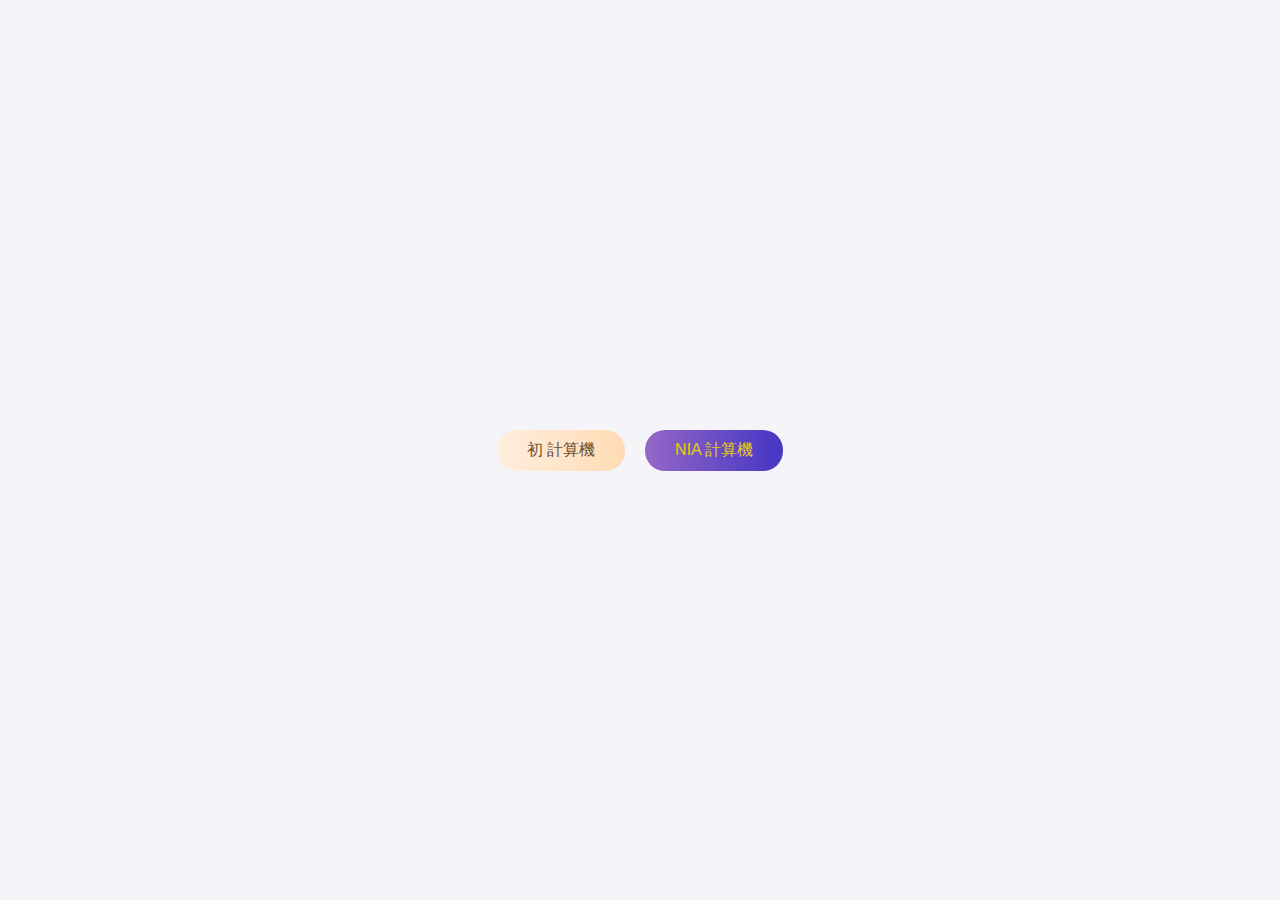
<file: index.html>
<!DOCTYPE html>
<html>
<head>
<meta http-equiv="Content-Type" content="text/html; charset=UTF-8">
<link rel="stylesheet" href="common.css">
<title>目次</title>
</head>
<body>
<a href="https://PachiNa222.github.io/calculators/hajime.html" class="button10">初 計算機</a>
<a href="https://PachiNa222.github.io/calculators/NIA.html" class="button11">NIA 計算機</a>
</body>
</file>
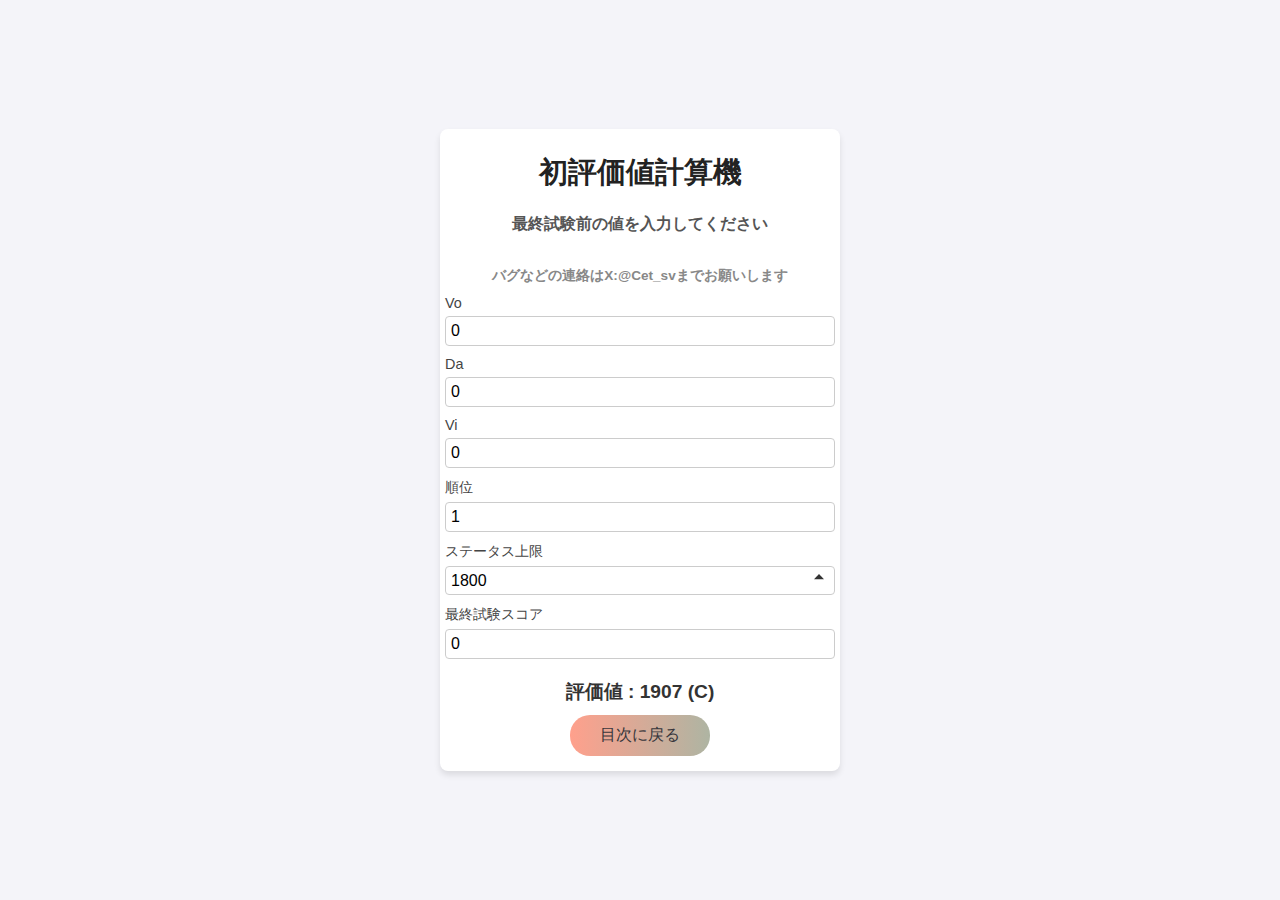
<file: hajime.html>
<!DOCTYPE html>
<html lang="ja">
<head>
    <meta charset="UTF-8">
    <meta name="viewport" content="width=device-width, initial-scale=1.0">
    <title>初評価値計算機</title>
    <link rel="stylesheet" href="common.css">
</head>
<body>
    <div class="calculator">
        <h1>初評価値計算機</h1>
        <h4>最終試験前の値を入力してください</h4>
        <h6>バグなどの連絡はX:@Cet_svまでお願いします</h6>
        <div class="input-group">
            <label for="input1">Vo</label>
            <input type="number" id="input1" min="0" max="2000" value="0">
        </div>
        <div class="input-group">
            <label for="input2">Da</label>
            <input type="number" id="input2" min="0" max="2000" value="0">
        </div>
        <div class="input-group">
            <label for="input3">Vi</label>
            <input type="number" id="input3" min="0" max="2000" value="0">
        </div>
        <div class="input-group">
            <label for="input4">順位</label>
            <input type="number" id="input4" min="1" max="4" value="1">
        </div>
        <div class="input-group">
            <label for="input6">ステータス上限</label>
            <select name="Max">
                <!--<option value="1" selected>Vo＞Da＞Vi</option><option value="2">Vo＞Vi＞Da</option><option value="3">Da＞Vo＞Vi</option><option value="4">Da＞Vi＞Vo</option><option value="5">Vi＞Vo＞Da</option><option value="6">Vi＞Da＞Vo</option>-->
                <option value="1800" selected>1800</option>
                <option value="1500">1500</option>
                <option value="1000">1000</option>
            </select>
        </div>

        <div class="input-group">
            <label for="input6">最終試験スコア</label>
            <input type="number" id="input6" min="0" value="0">
        </div>
        <div class="result" id="result">評価値: 0 (C)</div>
        <a href="https://pachina222.github.io/calculators/" class="button12">目次に戻る</a> 
    </div>

    <script>
        const inputs = document.querySelectorAll('input');
        const resultDiv = document.getElementById('result');
        const MaxSelect = document.querySelector('select[name="Max"]');

        function calculate() {
            // 入力値を取得
            const values = Array.from(inputs).map(input => parseInt(input.value) || 0);
            const Max = parseInt(MaxSelect.value, 10);

            // 順位に基づくボーナスと加算値の設定
            let bonus = 0;
            let add = 0;

            if (values[3] === 1) {  // 順位
                bonus = 30;
                add = 1700;
            } else if (values[3] === 2) {
                bonus = 20;
                add = 900;
            } else if (values[3] === 3) {
                bonus = 10;
                add = 500;
            }
            
            //let C = values[4];  // 最終試験スコア


            // ステータス値の補正
            let Vo = values[0];
            let Vi = values[1];
            let Da = values[2];
            //const MAX = values[4]; // ステータス上限の正しい値

            Vo = Math.min(Vo + bonus, Max);
            Vi = Math.min(Vi + bonus, Max);
            Da = Math.min(Da + bonus, Max);


            const Sum = Vo + Vi + Da;

            // A, Dの計算
            const A = Sum * 2.3;

            // 最終試験スコアに基づく評価値修正
            let D = 0;
            let C = values[4]; // 最終試験スコア
            if (C > 5000) {
                D += 1500;
                C -= 5000;
            } else if (C > 0) {
                D += C * 0.3;
                C = 0;
            }

            if (C > 5000) {
                D += 750;
                C -= 5000;
            } else if (C > 0) {
                D += C * 0.15;
                C = 0;
            }

            if (C > 10000) {
                D += 800;
                C -= 10000;
            } else if (C > 0) {
                D += C * 0.08;
                C = 0;
            }

            if (C > 10000) {
                D += 400;
                C -= 10000;
            } else if (C > 0) {
                D += C * 0.04;
                C = 0;
            }

            if (C > 10000) {
                D += 200;
                C -= 10000;
            } else if (C > 0) {
                D += C * 0.02;
                C = 0;
            }

            if (C > 0) {
                D += C * 0.01;
            }

            // 最終評価値
            const resultMin = Math.ceil(A + D + add);

            // 評価ランクの計算
            function getGrade(result) {
                if (result < 4500) return "C";
                if (result < 6000) return "C+";
                if (result < 8000) return "B";
                if (result < 10000) return "B+";
                if (result < 11500) return "A";
                if (result < 13000) return "A+";
                if (result < 14500) return "S";
                if (result < 16000) return "S+";
                if (result < 18000) return "SS";
                return "SS+";
            }

            // ランク取得
            const gradeMin = getGrade(resultMin);

            // 結果を表示
            resultDiv.innerHTML = `評価値 : ${resultMin} (${gradeMin})`;
        }

        inputs.forEach(input => {
            input.addEventListener('input', calculate);
        });
        MaxSelect.addEventListener('change', calculate);

        // 初期計算
        calculate();
    </script>
</body>
</html>
</file>
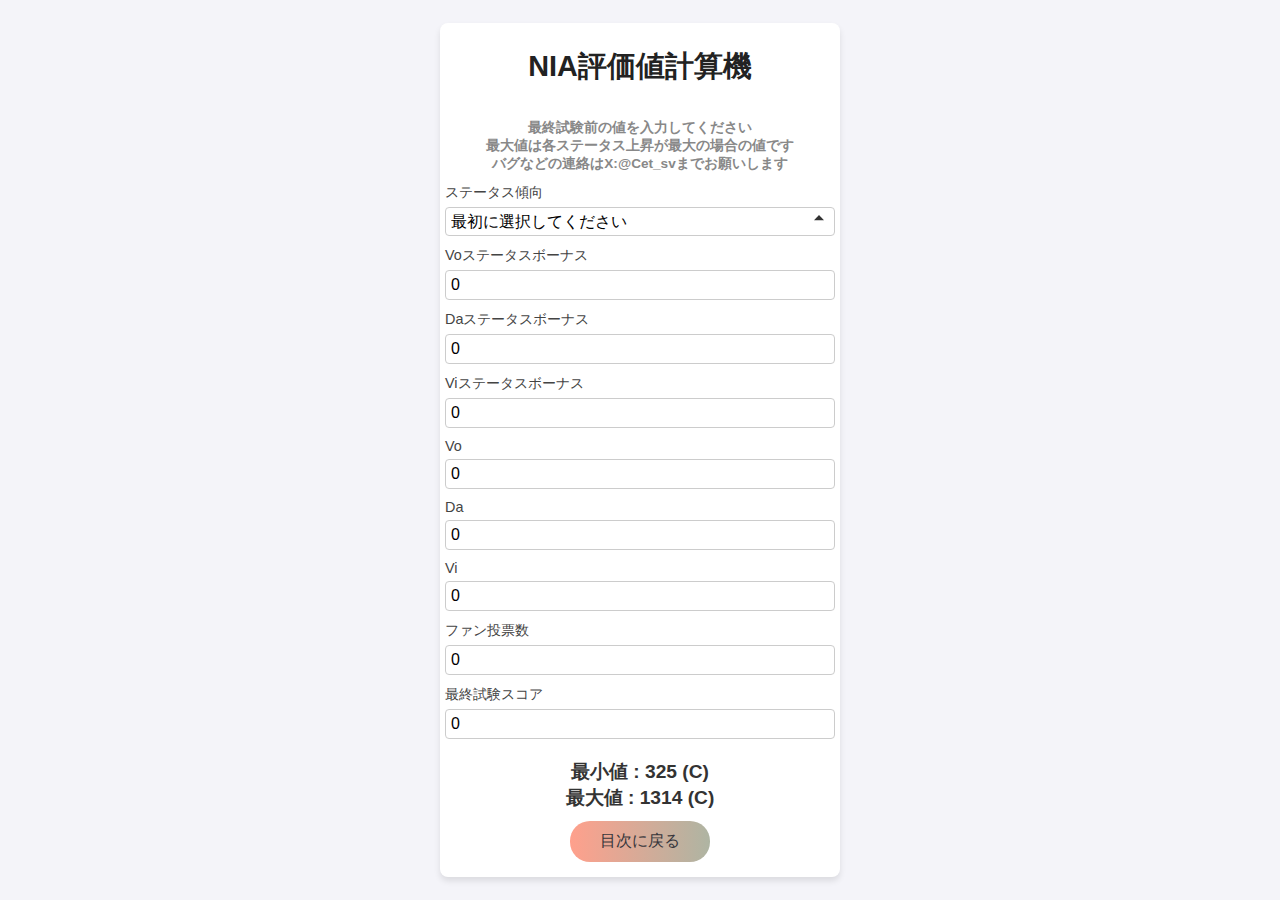
<file: NIA.html>
<!DOCTYPE html>
<html lang="ja">
<head>
    <meta charset="UTF-8">
    <meta name="viewport" content="width=device-width, initial-scale=1.0">
    <title>NIA評価値計算機</title>
    <link rel="stylesheet" href="common.css">
</head>
<body>
    <div class="calculator">
        <h1>NIA評価値計算機</h1>
        <h6>最終試験前の値を入力してください<br>最大値は各ステータス上昇が最大の場合の値です<br>バグなどの連絡はX:@Cet_svまでお願いします</h6>
        <div class="input-group">
            <label for="input6">ステータス傾向</label>
            <select name="Trend">
                <!--<option value="1" selected>Vo＞Da＞Vi</option><option value="2">Vo＞Vi＞Da</option><option value="3">Da＞Vo＞Vi</option><option value="4">Da＞Vi＞Vo</option><option value="5">Vi＞Vo＞Da</option><option value="6">Vi＞Da＞Vo</option>-->
                <option value="6" selected>最初に選択してください</option>
                <option value="6">花海 咲季</option>
                <option value="1">月村 手毬</option>
                <option value="4">藤田 ことね</option>
                <option value="2">有村 麻央</option>
                <option value="6">葛城 リーリヤ</option>
                <option value="4">倉本 千奈</option>
                <option value="4">紫雲 清夏</option>
                <option value="1">篠澤 広</option>
                <option value="5">十王 星南</option>
                <option value="3">花海 佑芽</option>
                <option value="6">姫崎 莉波</option>
            </select>
        </div>
        <div class="input-group">
            <label for="input1">Voステータスボーナス</label>
            <input type="number" id="input6" min="0" max="2000" value="0">
        </div>
        <div class="input-group">
            <label for="input2">Daステータスボーナス</label>
            <input type="number" id="input7" min="0" max="2000" value="0">
        </div>
        <div class="input-group">
            <label for="input3">Viステータスボーナス</label>
            <input type="number" id="input8" min="0" max="2000" value="0">
        </div>
        <div class="input-group">
            <label for="input1">Vo</label>
            <input type="number" id="input1" min="0" max="2000" value="0">
        </div>
        <div class="input-group">
            <label for="input2">Da</label>
            <input type="number" id="input2" min="0" max="2000" value="0">
        </div>
        <div class="input-group">
            <label for="input3">Vi</label>
            <input type="number" id="input3" min="0" max="2000" value="0">
        </div>
        <div class="input-group">
            <label for="input4">ファン投票数</label>
            <input type="number" id="input4" min="0" value="0">
        </div>
        <div class="input-group">
            <label for="input5">最終試験スコア</label>
            <input type="number" id="input5" min="0" value="0">
        </div>
        <div class="result" id="result">最低値: 0 (C)<br>最大値: 0 (C)</div>
        <a href="https://pachina222.github.io/calculators/" class="button12">目次に戻る</a>
    </div>

    <script>
        const inputs = document.querySelectorAll('input');
        const resultDiv = document.getElementById('result');
        
        function calculate() {
            const values = Array.from(inputs).map(input => parseInt(input.value) || 0);
            const trendSelect = document.querySelector('select[name="Trend"]');
            const Trend = parseInt(trendSelect.value, 10);
        
            let Vo = values[3];
            let Da = values[4];
            let Vi = values[5];
            const Vobonus = 1 + (values[0] / 100);
            const Dabonus = 1 + (values[1] / 100);
            const Vibonus = 1 + (values[2] / 100);
            const A = (Vo + Da + Vi) * 2.3;
        
            let MaxVobonus = 0, MaxDabonus = 0, MaxVibonus = 0;
        
            if (Trend === 1) {
                MaxVobonus = 172 * Vobonus;
                MaxDabonus = 142 * Dabonus;
                MaxVibonus = 116 * Vibonus;
            } else if (Trend === 2) {
                MaxVobonus = 172 * Vobonus;
                MaxDabonus = 116 * Dabonus;
                MaxVibonus = 142 * Vibonus;
            }else if(Trend == 3){
                MaxVobonus = (142 * Vobonus);
                MaxDabonus = (172 * Dabonus);
                MaxVibonus = (116 * Vibonus);
            }else if(Trend == 4){
                MaxVobonus = (116 * Vobonus);
                MaxDabonus = (172 * Dabonus);
                MaxVibonus = (142 * Vibonus);
            }else if(Trend == 5){
                MaxVobonus = (142 * Vobonus);
                MaxDabonus = (116 * Dabonus);
                MaxVibonus = (172 * Vibonus);
            }else if(Trend == 6){
                MaxVobonus = (116 * Vobonus);
                MaxDabonus = (142 * Dabonus);
                MaxVibonus = (172 * Vibonus);
            }
        
            Vo = Math.min(Vo + MaxVobonus, 2000);
            Da = Math.min(Da + MaxDabonus, 2000);
            Vi = Math.min(Vi + MaxVibonus, 2000);
        
            //const A = (Vo + Da + Vi) * 2.3;
            const E = (Vo + Da + Vi) * 2.3;
        
             // スコア修正値 B
            let B = 0;
            if(values[7] < 200000){
                B = (values[7] * 0.16) + 3250;
            }else{
                B = (values[7] * 0.004787) + 34179;
            }
        
            let C = values[7] + B; // 最終試験スコア + ファン投票スコア
            
            let D = 0;
            if(C - 20000 > 0){
                D = D + 2000;
            }else{
                D = D + (C * 0.1);
            }
            C = C - 20000;
            if(C - 20000 > 0){
                D = D + 1700;
            }else if(C > 0){
                D = D + (C * 0.085);
            }
            C = C - 20000;
            if(C - 20000 > 0){
                D = D + 1400;
            }else if(C > 0){
                D = D + (C * 0.07);
            }
            C = C - 20000;
            if(C - 20000 > 0){
                D = D + 1300;
            }else if(C > 0){
                D = D + (C * 0.065);
            }
            C = C - 20000;
            if(C - 20000 > 0){
                D = D + 1200;
            }else if(C > 0){
                D = D + (C * 0.06);
            }
            C = C - 20000;
            if(C > 0){
                D = D + (C * 0.055);
            }
        
            const resultMin = Math.ceil(A + D);
            const resultMax = Math.ceil(E + D);
        
            function getGrade(result) {
                if (result < 4500) return "C";
                if (result < 6000) return "C+";
                if (result < 8000) return "B";
                if (result < 10000) return "B+";
                if (result < 11500) return "A";
                if (result < 13000) return "A+";
                if (result < 14500) return "S";
                if (result < 16000) return "S+";
                if (result < 18000) return "SS";
                return "SS+";
            }
        
            resultDiv.innerHTML = `最小値 : ${resultMin} (${getGrade(resultMin)})<br>最大値 : ${resultMax} (${getGrade(resultMax)})`;
            //<br>予測値 : ${resultAve} (${gradeAve})
        }

        inputs.forEach(input => {
            input.addEventListener('input', calculate);
        });

        // 初期計算
        calculate();
    </script>
</body>
</html>
</file>
<file: common.css>
/* 全体のスタイル */
body {
    font-family: Arial, sans-serif;
    margin: 0;
    padding: 0;
    display: flex;
    justify-content: center;
    align-items: center;
    height: 100vh;
    background-color: #f4f4f9;
    color: #333;
}

/* 計算機全体のスタイル */
.calculator {
    background: #fff;
    padding: 5px;
    border-radius: 8px;
    box-shadow: 0 4px 6px rgba(0, 0, 0, 0.1);
    width: 100%;
    max-width: 400px;
    text-align: center;
    box-sizing: border-box;
}

/* タイトル部分 */
.calculator h1 {
    font-size: 1.8em;
    margin-bottom: 5px;
    color: #222;
}

.calculator h4 {
    font-size: 1em;
    margin-bottom: 10px;
    color: #555;
}

.calculator h6 {
    font-size: 0.85em;
    margin-bottom: 10px;
    color: #888;
}

/* 入力フィールドのスタイル */
.input-group {
    margin-bottom: 10px;
    text-align: left;
}

.input-group label {
    display: block;
    font-size: 0.9em;
    margin-bottom: 5px;
    color: #444;
}

.input-group input {
    width: 100%;
    padding: 5px;
    font-size: 1em;
    border: 1px solid #ccc;
    border-radius: 4px;
    box-sizing: border-box;
    transition: border-color 0.3s;
}

.input-group input:focus {
    border-color: #007bff;
    outline: none;
}

/* 結果部分 */
.result {
    margin-top: 20px;
    font-size: 1.2em;
    color: #333;
    font-weight: bold;
}

/* セレクトボックスのスタイル */
.input-group select {
    width: 100%;
    padding: 5px;
    font-size: 1em;
    border: 1px solid #ccc;
    border-radius: 4px;
    background-color: #fff;
    box-sizing: border-box;
    transition: border-color 0.3s, box-shadow 0.3s;
    appearance: none; /* 矢印をシンプルにする */
    background-image: url("data:image/svg+xml;charset=UTF-8,%3Csvg xmlns='http://www.w3.org/2000/svg' viewBox='0 0 4 5'%3E%3Cpath fill='%23333' d='M2 0L0 2h4z'/%3E%3C/svg%3E");
    background-repeat: no-repeat;
    background-position: right 10px center;
    background-size: 10px;
}

.input-group select:focus {
    border-color: #007bff;
    box-shadow: 0 0 5px rgba(0, 123, 255, 0.5);
    outline: none;
}

.input-group select:hover {
    border-color: #666;
}

/* モバイル対応のフォントサイズ調整 */
@media (max-width: 768px) {
    .input-group select {
        font-size: 0.9em;
    }
}

.button10 {
  display: inline-block; /* aタグをボタン風にする */
  background: linear-gradient(to right, #ffeede 0%, #ffddb8 45%, #ffc68f 100%);
  background-size: 200% auto;  
  color: #684e32 !important; /* 色を強制適用 */
  border-radius: 20px;
  padding: 10px 30px;
  text-decoration: none;
  font-size: 1em;
  font-family: Arial, sans-serif;
  text-align: center; /* テキストを中央揃え */
  transition: .5s;
  margin: 10px; /* 余白を追加 */
}

.button10:hover {
  color: #684e32 !important;
  background-position: right center;
}

.button11 {
  display: inline-block; /* aタグをボタン風にする */
  background: linear-gradient(to right, #9468c6 0%, #4c3ac5 45%,#3a259d 100%);
  background-size: 200% auto;  
  color: #e8cf09 !important; /* 色を強制適用 */
  border-radius: 20px;
  padding: 10px 30px;
  text-decoration: none;
  font-size: 1em;
  font-family: Arial, sans-serif;
  text-align: center; /* テキストを中央揃え */
  transition: .5s;
  margin: 10px; /* 余白を追加 */
}

.button11:hover {
  color: #e8cf09 !important;
  background-position: right center;
}

.button12 {
  display: inline-block; /* aタグをボタン風にする */
  background: linear-gradient(to right, #ffa08c 0%, #5dc9b9 100%);
  background-size: 200% auto;  
  color: #38373c !important; /* 色を強制適用 */
  border-radius: 20px;
  padding: 10px 30px;
  text-decoration: none;
  font-size: 1em;
  font-family: Arial, sans-serif;
  text-align: center; /* テキストを中央揃え */
  transition: .5s;
  margin: 10px; /* 余白を追加 */
}

.button12:hover {
  color: #38373c !important;
  background-position: right center;
}

/* レスポンシブ対応 */
@media (max-width: 768px) {
    body {
        padding: 10px;
        height: auto;
        align-items: flex-start;
    }

    .calculator {
        width: 100%;
        max-width: 100%;
        margin-top: 20px;
    }

    .calculator h1 {
        font-size: 1.5em;
    }

    .calculator h4, .calculator h6 {
        font-size: 0.9em;
    }

    .result {
        font-size: 1em;
    }
}
</file>
